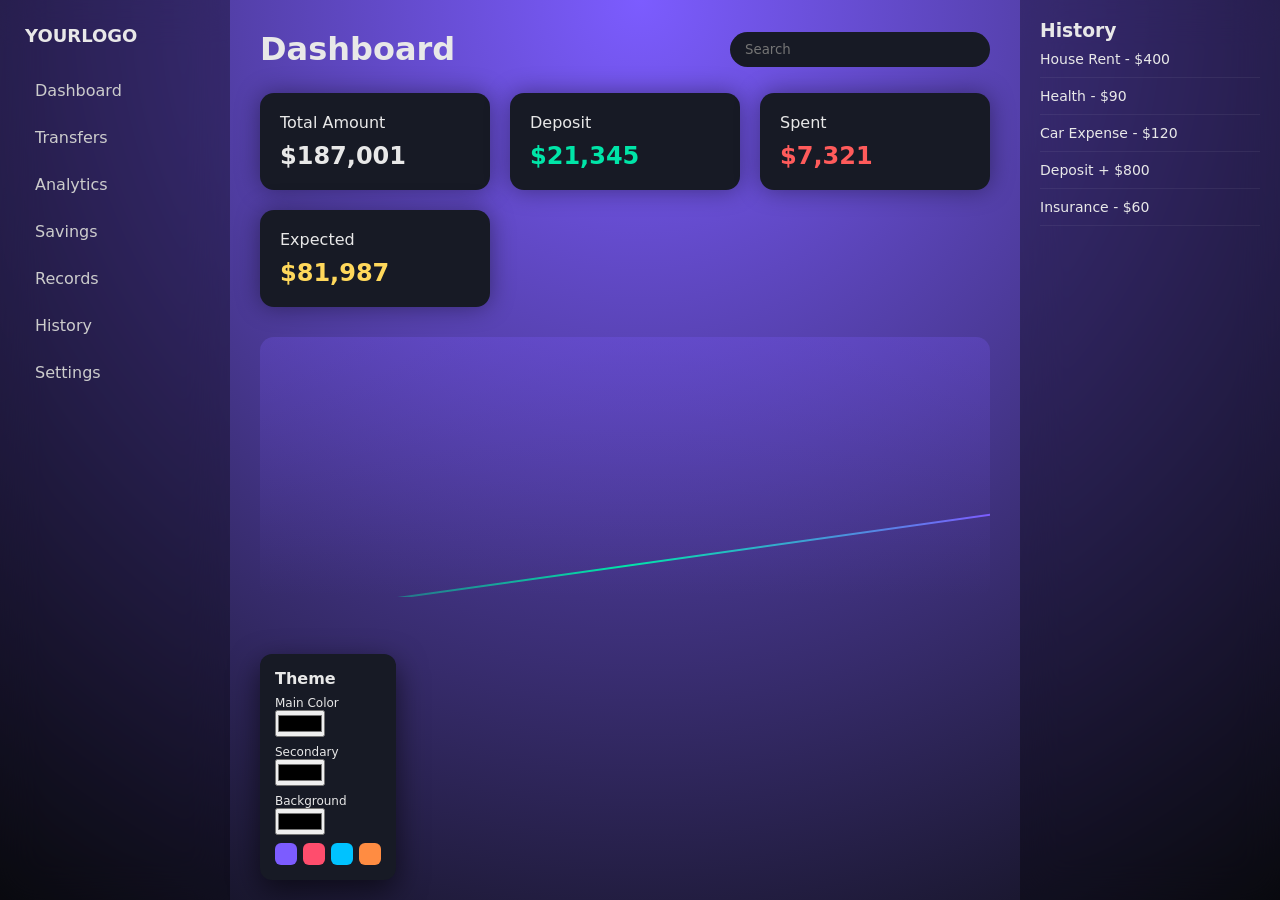
<file: dashboard.html>
<!DOCTYPE html>
<html lang="en">
<head>
<meta charset="UTF-8">
<title>Modern Dashboard</title>
<meta name="viewport" content="width=device-width,initial-scale=1.0">

<style>

:root{
--main:#7c5cff;
--secondary:#00e5a8;
--bg:#0e0f16;
--panel:#171a25;
--text:#e8e8e8;
}

*{
margin:0;
padding:0;
box-sizing:border-box;
font-family:Inter,system-ui,Arial;
}

body{
background:radial-gradient(circle at top,var(--main),var(--bg));
color:var(--text);
height:100vh;
display:flex;
}

/* SIDEBAR */

.sidebar{
width:230px;
background:rgba(0,0,0,0.35);
backdrop-filter:blur(20px);
padding:25px;
display:flex;
flex-direction:column;
gap:25px;
}

.logo{
font-size:18px;
font-weight:600;
}

.nav a{
display:block;
padding:10px;
margin-bottom:8px;
border-radius:8px;
text-decoration:none;
color:#ccc;
transition:.2s;
}

.nav a:hover{
background:rgba(255,255,255,0.06);
color:white;
}

/* MAIN */

.main{
flex:1;
padding:30px;
overflow:auto;
}

.topbar{
display:flex;
justify-content:space-between;
align-items:center;
margin-bottom:25px;
}

.search{
background:var(--panel);
padding:10px 15px;
border-radius:30px;
border:none;
color:white;
width:260px;
}

/* CARDS */

.cards{
display:grid;
grid-template-columns:repeat(auto-fit,minmax(200px,1fr));
gap:20px;
margin-bottom:30px;
}

.card{
background:var(--panel);
padding:20px;
border-radius:14px;
box-shadow:0 0 25px rgba(0,0,0,0.4);
}

.card h2{
margin-top:10px;
}

.green{color:var(--secondary);}
.red{color:#ff5b5b;}
.yellow{color:#ffd85b;}

/* CHART */

.chart{
height:260px;
background:linear-gradient(
180deg,
rgba(124,92,255,.25),
rgba(0,0,0,0)
);
border-radius:14px;
margin-bottom:25px;
position:relative;
overflow:hidden;
}

.chart-line{
position:absolute;
bottom:30px;
left:0;
width:100%;
height:2px;
background:linear-gradient(
90deg,
transparent,
var(--secondary),
var(--main)
);
transform:skewY(-8deg);
}

/* RIGHT PANEL */

.right{
width:260px;
background:rgba(0,0,0,0.35);
padding:20px;
backdrop-filter:blur(20px);
overflow:auto;
}

.history-item{
padding:10px 0;
border-bottom:1px solid rgba(255,255,255,.06);
font-size:14px;
}

/* THEME PANEL */

.theme{
position:fixed;
bottom:20px;
left:260px;
background:var(--panel);
padding:15px;
border-radius:12px;
box-shadow:0 10px 30px rgba(0,0,0,.6);
}

.theme label{
display:block;
font-size:12px;
margin-top:8px;
}

.palette{
display:flex;
gap:6px;
margin-top:8px;
}

.swatch{
width:22px;
height:22px;
border-radius:6px;
cursor:pointer;
}

</style>
</head>

<body>

<!-- SIDEBAR -->

<div class="sidebar">

<div class="logo">YOURLOGO</div>

<div class="nav">
<a href="#">Dashboard</a>
<a href="#">Transfers</a>
<a href="#">Analytics</a>
<a href="#">Savings</a>
<a href="#">Records</a>
<a href="#">History</a>
<a href="#">Settings</a>
</div>

</div>


<!-- MAIN -->

<div class="main">

<div class="topbar">
<h1>Dashboard</h1>
<input class="search" placeholder="Search">
</div>


<div class="cards">

<div class="card">
Total Amount
<h2>$187,001</h2>
</div>

<div class="card">
Deposit
<h2 class="green">$21,345</h2>
</div>

<div class="card">
Spent
<h2 class="red">$7,321</h2>
</div>

<div class="card">
Expected
<h2 class="yellow">$81,987</h2>
</div>

</div>


<div class="chart">
<div class="chart-line"></div>
</div>

</div>


<!-- RIGHT PANEL -->

<div class="right">

<h3>History</h3>

<div class="history-item">House Rent - $400</div>
<div class="history-item">Health - $90</div>
<div class="history-item">Car Expense - $120</div>
<div class="history-item">Deposit + $800</div>
<div class="history-item">Insurance - $60</div>

</div>


<!-- THEME CUSTOMIZER -->

<div class="theme">

<b>Theme</b>

<label>Main Color</label>
<input type="color" id="mainColor">

<label>Secondary</label>
<input type="color" id="secColor">

<label>Background</label>
<input type="color" id="bgColor">

<div class="palette">

<div class="swatch" style="background:#7c5cff"
onclick="preset('#7c5cff','#00e5a8','#0e0f16')"></div>

<div class="swatch" style="background:#ff4d6d"
onclick="preset('#ff4d6d','#00f5d4','#111')"></div>

<div class="swatch" style="background:#00c2ff"
onclick="preset('#00c2ff','#7effa1','#0c0f18')"></div>

<div class="swatch" style="background:#ff8c42"
onclick="preset('#ff8c42','#ffe066','#111')"></div>

</div>

</div>


<script>

const root=document.documentElement

document.getElementById("mainColor").oninput=e=>{
root.style.setProperty('--main',e.target.value)
}

document.getElementById("secColor").oninput=e=>{
root.style.setProperty('--secondary',e.target.value)
}

document.getElementById("bgColor").oninput=e=>{
root.style.setProperty('--bg',e.target.value)
}

function preset(m,s,b){
root.style.setProperty('--main',m)
root.style.setProperty('--secondary',s)
root.style.setProperty('--bg',b)
}

</script>

</body>
</html>
</file>
